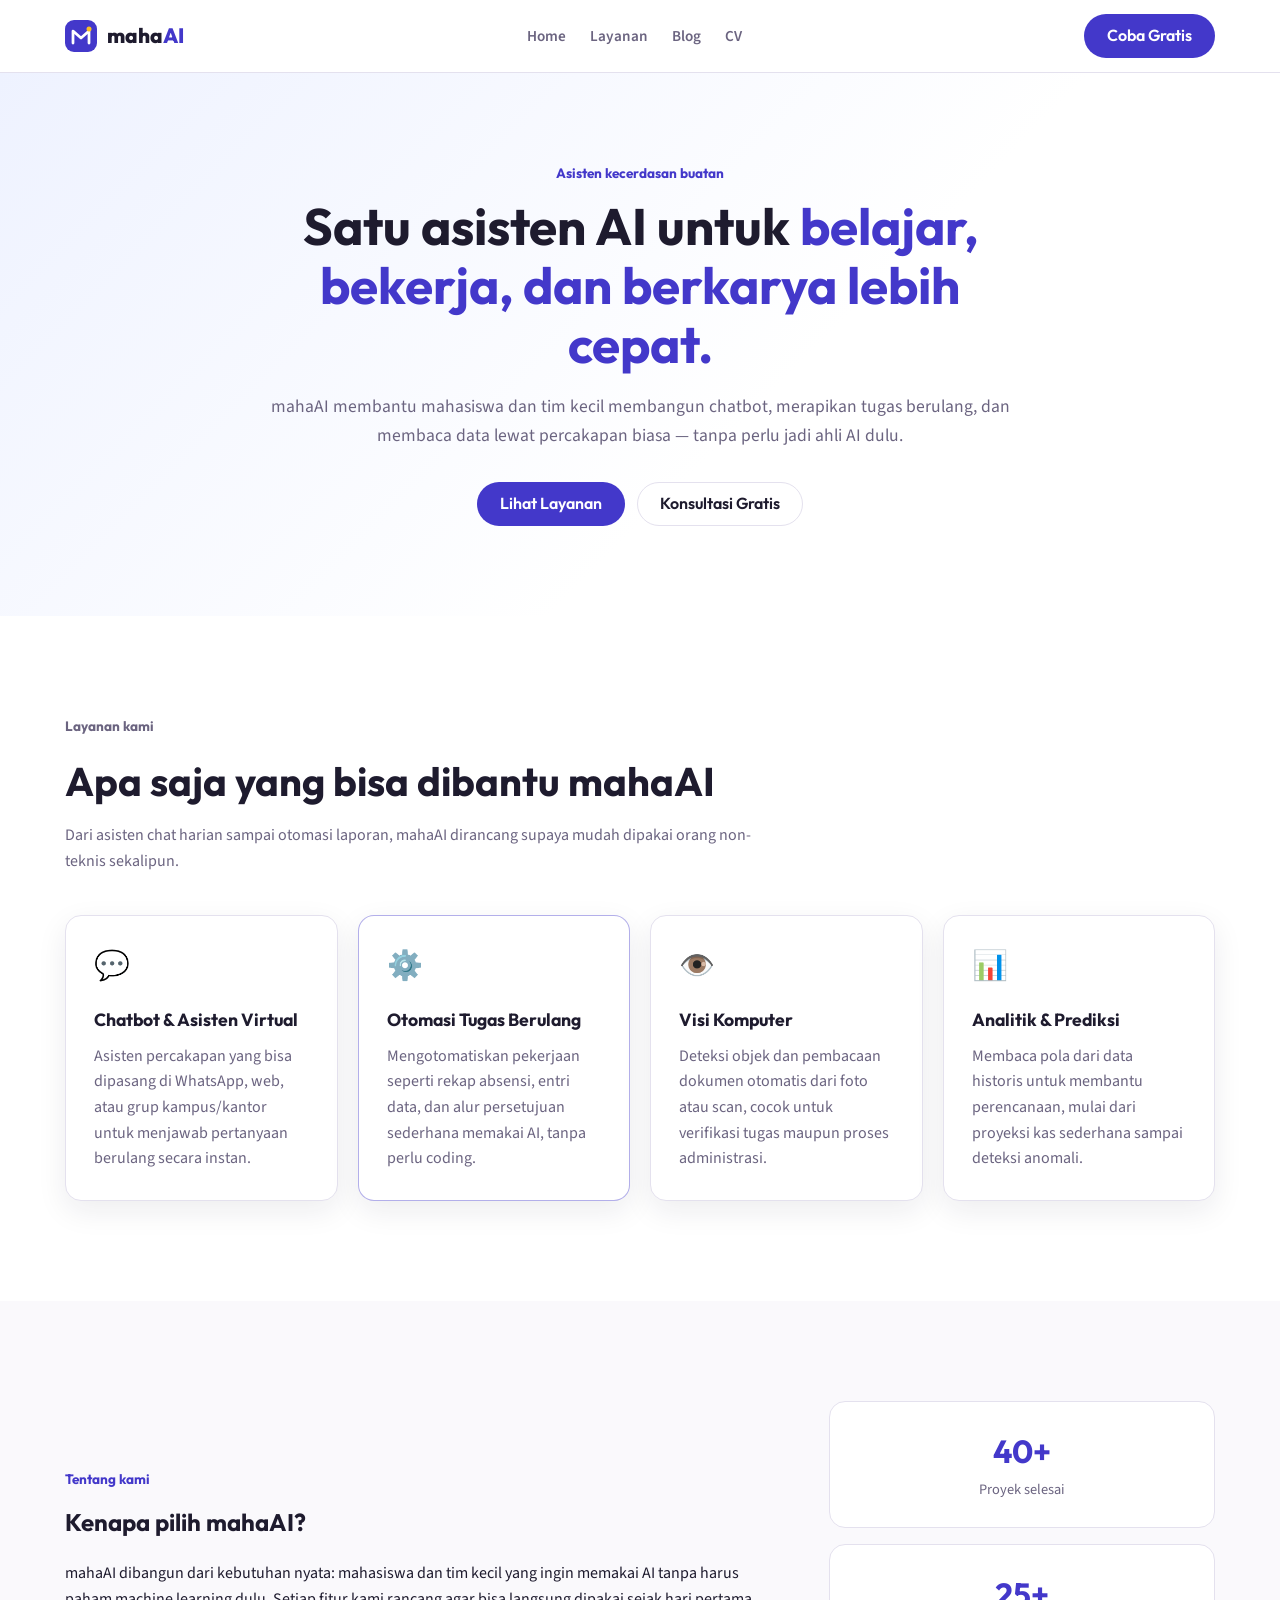
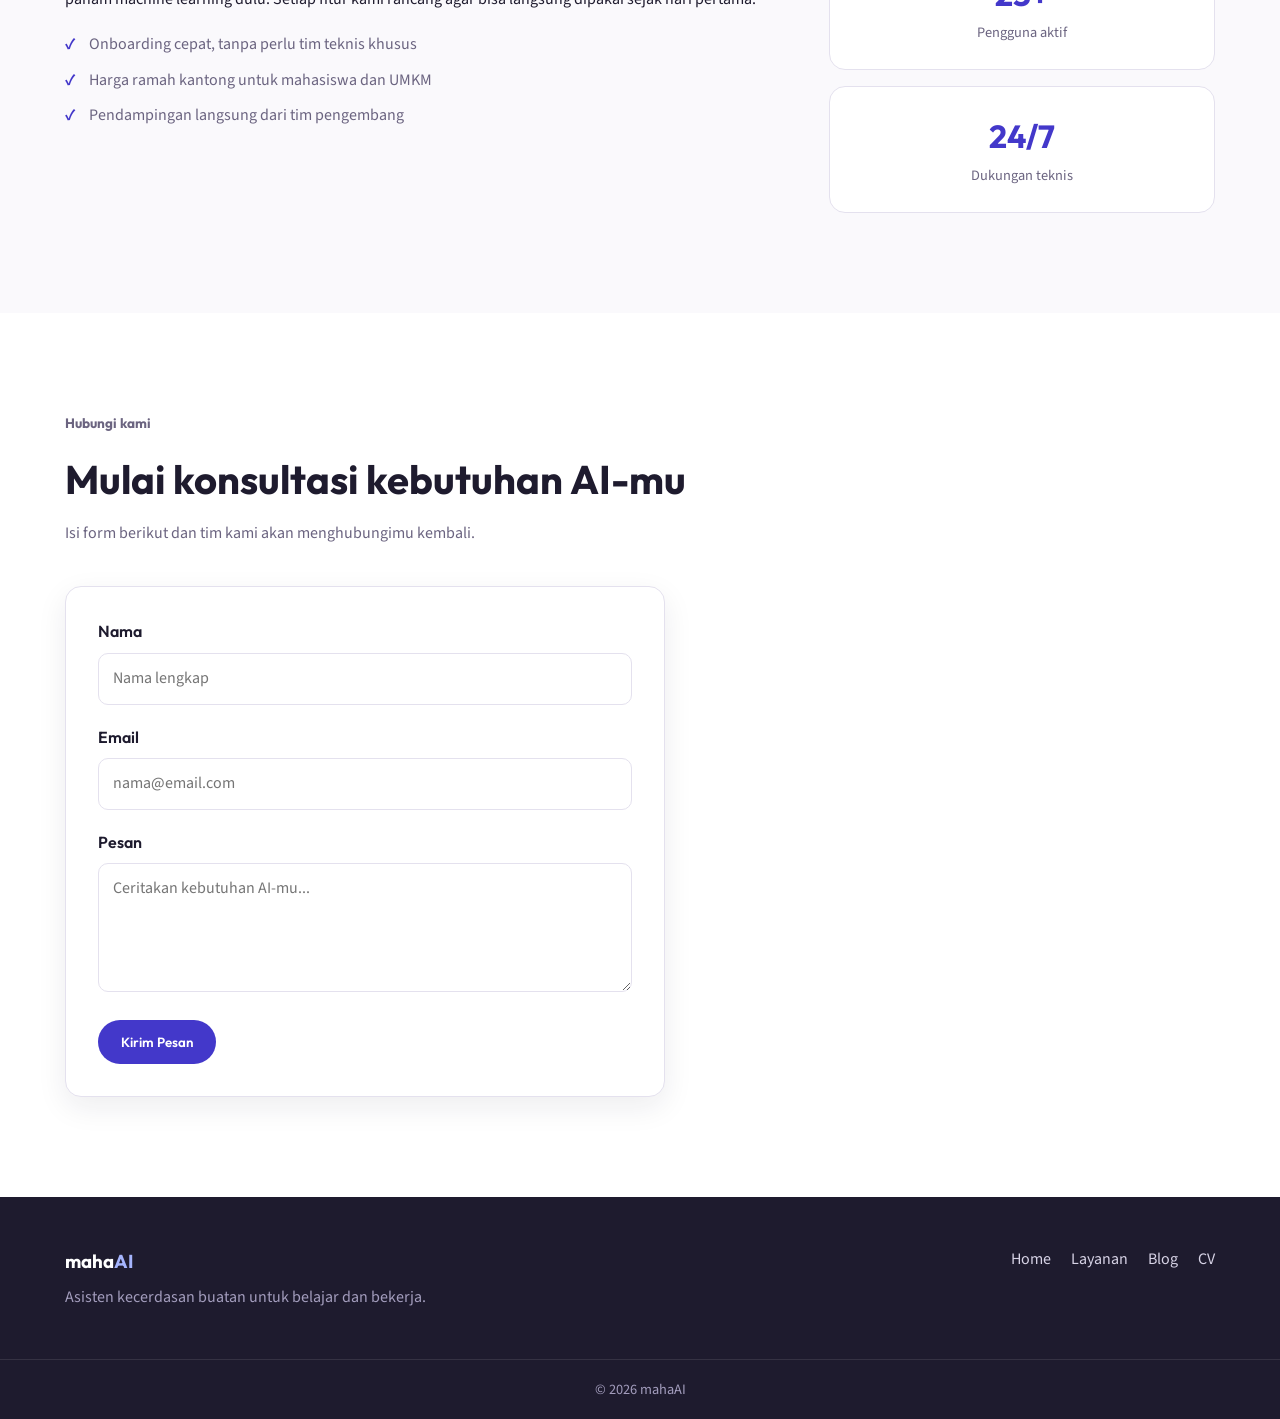
<file: index.html>
<!doctype html>
<html lang="id">
  <head>
    <meta charset="UTF-8" />
    <meta name="viewport" content="width=device-width, initial-scale=1.0" />
    <title>mahaAI — Asisten Kecerdasan Buatan untuk Aktivitas Harianmu</title>
    <link rel="icon" href="assets/img/logo.svg" type="image/svg+xml" />

    <link rel="preconnect" href="https://fonts.googleapis.com" />
    <link rel="preconnect" href="https://fonts.gstatic.com" crossorigin />

    <!-- Google Fonts di-defer (preload + swap) supaya BUKAN render-blocking.
         Teks hero (kandidat LCP) langsung tampil pakai fallback sans-serif,
         lalu otomatis berganti ke Outfit/Source Sans 3 begitu font selesai
         dimuat. Ini yang menurunkan waktu Largest Contentful Paint. -->
    <link
      rel="preload"
      as="style"
      href="https://fonts.googleapis.com/css2?family=Outfit:wght@500;600;700;800&family=Source+Sans+3:wght@400;500;600;700&display=swap"
      onload="this.onload=null;this.rel='stylesheet'"
    />
    <noscript>
      <link
        rel="stylesheet"
        href="https://fonts.googleapis.com/css2?family=Outfit:wght@500;600;700;800&family=Source+Sans+3:wght@400;500;600;700&display=swap"
      />
    </noscript>

    <!-- Landing page WAJIB pakai CSS murni, jadi ini satu-satunya stylesheet
         yang benar-benar render-blocking — dan memang harus, sudah kecil. -->
    <link rel="stylesheet" href="assets/css/style.css" />
  </head>
  <body>
    <!-- ===== HEADER: logo brand + navigasi utama ===== -->
    <header class="site-header">
      <div class="container navbar">
        <a href="index.html#home" class="logo">
          <img src="assets/img/logo.svg" alt="" width="32" height="32" />
          <span class="logo-text">maha<span>AI</span></span>
        </a>

        <nav class="nav-menu" aria-label="Navigasi utama">
          <a href="#home">Home</a>
          <a href="#layanan">Layanan</a>
          <a href="blog.html">Blog</a>
          <a href="cv.html">CV</a>
        </nav>

        <a href="#kontak" class="btn btn-primary">Coba Gratis</a>
      </div>
    </header>

    <main>
      <!-- ===== HERO: headline + value proposition + CTA ===== -->
      <section id="home" class="hero">
        <div class="container hero-content">
          <p class="eyebrow">Asisten kecerdasan buatan</p>
          <h1>
            Satu asisten AI untuk
            <span>belajar, bekerja, dan berkarya lebih cepat.</span>
          </h1>
          <p class="hero-description">
            mahaAI membantu mahasiswa dan tim kecil membangun chatbot,
            merapikan tugas berulang, dan membaca data lewat percakapan biasa
            — tanpa perlu jadi ahli AI dulu.
          </p>
          <div class="hero-buttons">
            <a href="#layanan" class="btn btn-primary">Lihat Layanan</a>
            <a href="#kontak" class="btn btn-outline">Konsultasi Gratis</a>
          </div>
        </div>
      </section>

      <!-- ===== LAYANAN: minimal 3 card jasa AI (CSS Grid, ada di style.css) ===== -->
      <section id="layanan" class="section">
        <div class="container">
          <div class="section-heading">
            <p class="eyebrow">Layanan kami</p>
            <h2>Apa saja yang bisa dibantu mahaAI</h2>
            <p>
              Dari asisten chat harian sampai otomasi laporan, mahaAI
              dirancang supaya mudah dipakai orang non-teknis sekalipun.
            </p>
          </div>

          <div class="cards-grid">
            <article class="card">
              <div class="card-icon" aria-hidden="true">💬</div>
              <h3>Chatbot &amp; Asisten Virtual</h3>
              <p>
                Asisten percakapan yang bisa dipasang di WhatsApp, web, atau
                grup kampus/kantor untuk menjawab pertanyaan berulang secara
                instan.
              </p>
            </article>

            <article class="card featured">
              <div class="card-icon" aria-hidden="true">⚙️</div>
              <h3>Otomasi Tugas Berulang</h3>
              <p>
                Mengotomatiskan pekerjaan seperti rekap absensi, entri data,
                dan alur persetujuan sederhana memakai AI, tanpa perlu
                coding.
              </p>
            </article>

            <article class="card">
              <div class="card-icon" aria-hidden="true">👁️</div>
              <h3>Visi Komputer</h3>
              <p>
                Deteksi objek dan pembacaan dokumen otomatis dari foto atau
                scan, cocok untuk verifikasi tugas maupun proses administrasi.
              </p>
            </article>

            <article class="card">
              <div class="card-icon" aria-hidden="true">📊</div>
              <h3>Analitik &amp; Prediksi</h3>
              <p>
                Membaca pola dari data historis untuk membantu perencanaan,
                mulai dari proyeksi kas sederhana sampai deteksi anomali.
              </p>
            </article>
          </div>
        </div>
      </section>

      <!-- ===== TENTANG: profil singkat + statistik keunggulan ===== -->
      <section id="tentang" class="section section-alt">
        <div class="container about-grid">
          <div class="about-text">
            <p class="eyebrow">Tentang kami</p>
            <h2>Kenapa pilih mahaAI?</h2>
            <p>
              mahaAI dibangun dari kebutuhan nyata: mahasiswa dan tim kecil
              yang ingin memakai AI tanpa harus paham machine learning dulu.
              Setiap fitur kami rancang agar bisa langsung dipakai sejak hari
              pertama.
            </p>
            <ul class="keunggulan-list">
              <li>Onboarding cepat, tanpa perlu tim teknis khusus</li>
              <li>Harga ramah kantong untuk mahasiswa dan UMKM</li>
              <li>Pendampingan langsung dari tim pengembang</li>
            </ul>
          </div>

          <div class="about-stats">
            <div class="stat-box">
              <strong>40+</strong>
              <span>Proyek selesai</span>
            </div>
            <div class="stat-box">
              <strong>25+</strong>
              <span>Pengguna aktif</span>
            </div>
            <div class="stat-box">
              <strong>24/7</strong>
              <span>Dukungan teknis</span>
            </div>
          </div>
        </div>
      </section>

      <!-- ===== KONTAK: form sederhana nama/email/pesan ===== -->
      <section id="kontak" class="section">
        <div class="container">
          <div class="section-heading">
            <p class="eyebrow">Hubungi kami</p>
            <h2>Mulai konsultasi kebutuhan AI-mu</h2>
            <p>Isi form berikut dan tim kami akan menghubungimu kembali.</p>
          </div>

          <form class="contact-form" action="#" method="get">
            <div class="form-group">
              <label for="nama">Nama</label>
              <input id="nama" name="nama" type="text" placeholder="Nama lengkap" autocomplete="name" required />
            </div>
            <div class="form-group">
              <label for="email">Email</label>
              <input id="email" name="email" type="email" placeholder="nama@email.com" autocomplete="email" required />
            </div>
            <div class="form-group">
              <label for="pesan">Pesan</label>
              <textarea id="pesan" name="pesan" rows="4" placeholder="Ceritakan kebutuhan AI-mu..." required></textarea>
            </div>
            <button type="submit" class="btn btn-primary">Kirim Pesan</button>
          </form>
        </div>
      </section>
    </main>

    <!-- ===== FOOTER: identitas brand + navigasi cepat ===== -->
    <footer class="site-footer">
      <div class="container footer-content">
        <div>
          <h3>maha<span>AI</span></h3>
          <p>Asisten kecerdasan buatan untuk belajar dan bekerja.</p>
        </div>
        <nav class="footer-links" aria-label="Navigasi footer">
          <a href="#home">Home</a>
          <a href="#layanan">Layanan</a>
          <a href="blog.html">Blog</a>
          <a href="cv.html">CV</a>
        </nav>
      </div>
      <div class="copyright">© 2026 mahaAI</div>
    </footer>
  </body>
</html>
</file>
<file: assets/css/style.css>
/* ==========================================================
   Design tokens (CSS variables) — warna, font, radius, dsb.
   ========================================================== */
:root {
  --primary: #4338ca;
  --primary-dark: #362eab;
  --primary-soft: #eef2ff;

  --text: #1e1b2e;
  --text-light: #6b6480;

  --background: #ffffff;
  --background-alt: #faf9fc;

  --border: #e4e1ee;

  --radius: 16px;
  --shadow: 0 10px 30px rgba(30, 27, 46, 0.08);

  --font-display: "Outfit", sans-serif;
  --font-body: "Source Sans 3", sans-serif;

  --container-width: 1150px;
}

* {
  box-sizing: border-box;
}

html {
  scroll-behavior: smooth;
}

/* Offset anchor supaya judul section tidak tertutup header sticky */
section[id] {
  scroll-margin-top: 80px;
}

:focus-visible {
  outline: 3px solid var(--primary);
  outline-offset: 3px;
}

body {
  margin: 0;
  font-family: var(--font-body);
  color: var(--text);
  background: var(--background);
  line-height: 1.6;
}

h1, h2, h3, p {
  margin-top: 0;
}

h1, h2, h3 {
  font-family: var(--font-display);
  font-weight: 700;
}

a {
  color: inherit;
  text-decoration: none;
}

.container {
  width: min(100% - 32px, var(--container-width));
  margin-inline: auto;
}

/* ==========================================================
   Header & navigasi (sticky, flexbox)
   ========================================================== */
.site-header {
  position: sticky;
  top: 0;
  z-index: 100;
  background: rgba(255, 255, 255, 0.92);
  backdrop-filter: blur(8px);
  border-bottom: 1px solid var(--border);
}

.navbar {
  min-height: 72px;
  display: flex;
  align-items: center;
  justify-content: space-between;
  gap: 24px;
}

.logo {
  display: inline-flex;
  align-items: center;
  gap: 10px;
  font-family: var(--font-display);
  font-size: 1.3rem;
  font-weight: 800;
}

.logo img {
  width: 32px;
  height: 32px;
}

.logo-text span {
  color: var(--primary);
}

.nav-menu {
  display: flex;
  align-items: center;
  gap: 24px;
}

.nav-menu a {
  color: var(--text-light);
  font-weight: 600;
  font-size: 0.95rem;
  transition: color 0.2s ease;
}

.nav-menu a:hover {
  color: var(--primary);
}

/* ==========================================================
   Tombol
   ========================================================== */
.btn {
  display: inline-flex;
  align-items: center;
  justify-content: center;
  min-height: 44px;
  padding-inline: 22px;
  border-radius: 999px;
  border: 1px solid transparent;
  font-family: var(--font-display);
  font-weight: 600;
  cursor: pointer;
  transition: transform 0.2s ease, box-shadow 0.2s ease, background 0.2s ease;
}

.btn:hover {
  transform: translateY(-2px);
}

.btn-primary {
  color: white;
  background: var(--primary);
}

.btn-primary:hover {
  background: var(--primary-dark);
  box-shadow: 0 8px 20px rgba(67, 56, 202, 0.28);
}

.btn-outline {
  border-color: var(--border);
  background: white;
  color: var(--text);
}

.btn-outline:hover {
  border-color: var(--primary);
  color: var(--primary);
}

/* ==========================================================
   Hero section
   ========================================================== */
.hero {
  background: linear-gradient(135deg, #eef2ff, #ffffff 60%);
  padding-block: 90px;
  text-align: center;
}

.hero-content {
  max-width: 750px;
  margin-inline: auto;
}

.eyebrow {
  color: var(--primary);
  font-family: var(--font-display);
  font-size: 0.85rem;
  font-weight: 700;
  margin-bottom: 12px;
}

.hero h1 {
  font-size: clamp(2rem, 5vw, 3.2rem);
  line-height: 1.15;
  margin-bottom: 20px;
}

.hero h1 span {
  color: var(--primary);
}

.hero-description {
  color: var(--text-light);
  font-size: 1.1rem;
  margin-bottom: 32px;
}

.hero-buttons {
  display: flex;
  justify-content: center;
  flex-wrap: wrap;
  gap: 12px;
}

.section {
  padding-block: clamp(60px, 8vw, 100px);
}

.section-alt {
  background: var(--background-alt);
}

.section-heading {
  max-width: 700px;
  margin-bottom: 40px;
}

.section-heading h2 {
  font-size: clamp(1.8rem, 3.5vw, 2.5rem);
  margin-bottom: 10px;
}

.section-heading p {
  color: var(--text-light);
}

/* ==========================================================
   Layanan — CSS Grid responsif otomatis (auto-fit)
   ========================================================== */
.cards-grid {
  display: grid;
  grid-template-columns: repeat(auto-fit, minmax(250px, 1fr));
  gap: 20px;
}

.card {
  padding: 28px;
  border: 1px solid var(--border);
  border-radius: var(--radius);
  background: white;
  box-shadow: var(--shadow);
  transition: transform 0.25s ease, box-shadow 0.25s ease;
}

.card:hover {
  transform: translateY(-6px);
  box-shadow: 0 20px 40px rgba(30, 27, 46, 0.12);
}

.card.featured {
  border-color: rgba(67, 56, 202, 0.4);
}

.card-icon {
  font-size: 1.8rem;
  margin-bottom: 16px;
}

.card h3 {
  margin-bottom: 10px;
  font-size: 1.1rem;
}

.card p {
  color: var(--text-light);
  margin: 0;
}

/* ==========================================================
   Tentang kami
   ========================================================== */
.about-grid {
  display: grid;
  grid-template-columns: minmax(0, 1.3fr) minmax(240px, 0.7fr);
  gap: 48px;
  align-items: center;
}

.keunggulan-list {
  list-style: none;
  padding: 0;
  margin-top: 20px;
}

.keunggulan-list li {
  margin-bottom: 10px;
  padding-left: 24px;
  position: relative;
  color: var(--text-light);
}

.keunggulan-list li::before {
  content: "✓";
  position: absolute;
  left: 0;
  color: var(--primary);
  font-weight: 700;
}

.about-stats {
  display: grid;
  gap: 16px;
}

.stat-box {
  padding: 24px;
  border-radius: var(--radius);
  background: white;
  border: 1px solid var(--border);
  text-align: center;
}

.stat-box strong {
  display: block;
  font-family: var(--font-display);
  font-size: 2rem;
  color: var(--primary);
}

.stat-box span {
  color: var(--text-light);
  font-size: 0.9rem;
}

/* ==========================================================
   Form kontak
   ========================================================== */
.contact-form {
  max-width: 600px;
  padding: 32px;
  border: 1px solid var(--border);
  border-radius: var(--radius);
  background: white;
  box-shadow: var(--shadow);
}

.form-group {
  margin-bottom: 20px;
}

.form-group label {
  display: block;
  margin-bottom: 8px;
  font-family: var(--font-display);
  font-weight: 600;
}

.form-group input,
.form-group textarea {
  width: 100%;
  padding: 12px 14px;
  border: 1px solid var(--border);
  border-radius: 10px;
  font: inherit;
  outline: none;
  transition: border-color 0.2s ease, box-shadow 0.2s ease;
}

.form-group input:focus,
.form-group textarea:focus {
  border-color: var(--primary);
  box-shadow: 0 0 0 4px rgba(67, 56, 202, 0.12);
}

/* ==========================================================
   Footer
   ========================================================== */
.site-footer {
  background: #1e1b2e;
  color: white;
  padding-top: 50px;
}

.footer-content {
  display: flex;
  justify-content: space-between;
  align-items: flex-start;
  flex-wrap: wrap;
  gap: 24px;
  padding-bottom: 32px;
}

.footer-content h3 {
  margin-bottom: 8px;
}

.footer-content h3 span {
  color: #a5b4fc;
}

.footer-content p {
  color: #a39dbd;
}

.footer-links {
  display: flex;
  flex-wrap: wrap;
  gap: 20px;
}

.footer-links a {
  color: #d7d3e6;
  transition: color 0.2s ease;
}

.footer-links a:hover {
  color: white;
}

.copyright {
  text-align: center;
  padding: 18px;
  border-top: 1px solid rgba(255, 255, 255, 0.1);
  color: #a39dbd;
  font-size: 0.9rem;
}

/* ==========================================================
   Responsive — tablet & mobile
   ========================================================== */
@media (max-width: 800px) {
  .about-grid {
    grid-template-columns: 1fr;
  }
}

@media (max-width: 650px) {
  /* Menu turun ke baris kedua (bukan disembunyikan) agar link Blog & CV
     tetap bisa diakses dari mobile tanpa JavaScript. */
  .navbar {
    flex-wrap: wrap;
    padding-block: 12px;
    gap: 12px;
  }

  .nav-menu {
    order: 3;
    width: 100%;
    justify-content: center;
    flex-wrap: wrap;
    gap: 8px 18px;
  }

  .hero {
    padding-block: 60px;
  }

  .footer-content {
    flex-direction: column;
  }
}

@media (prefers-reduced-motion: reduce) {
  html {
    scroll-behavior: auto;
  }

  * {
    transition: none !important;
  }
}
</file>
